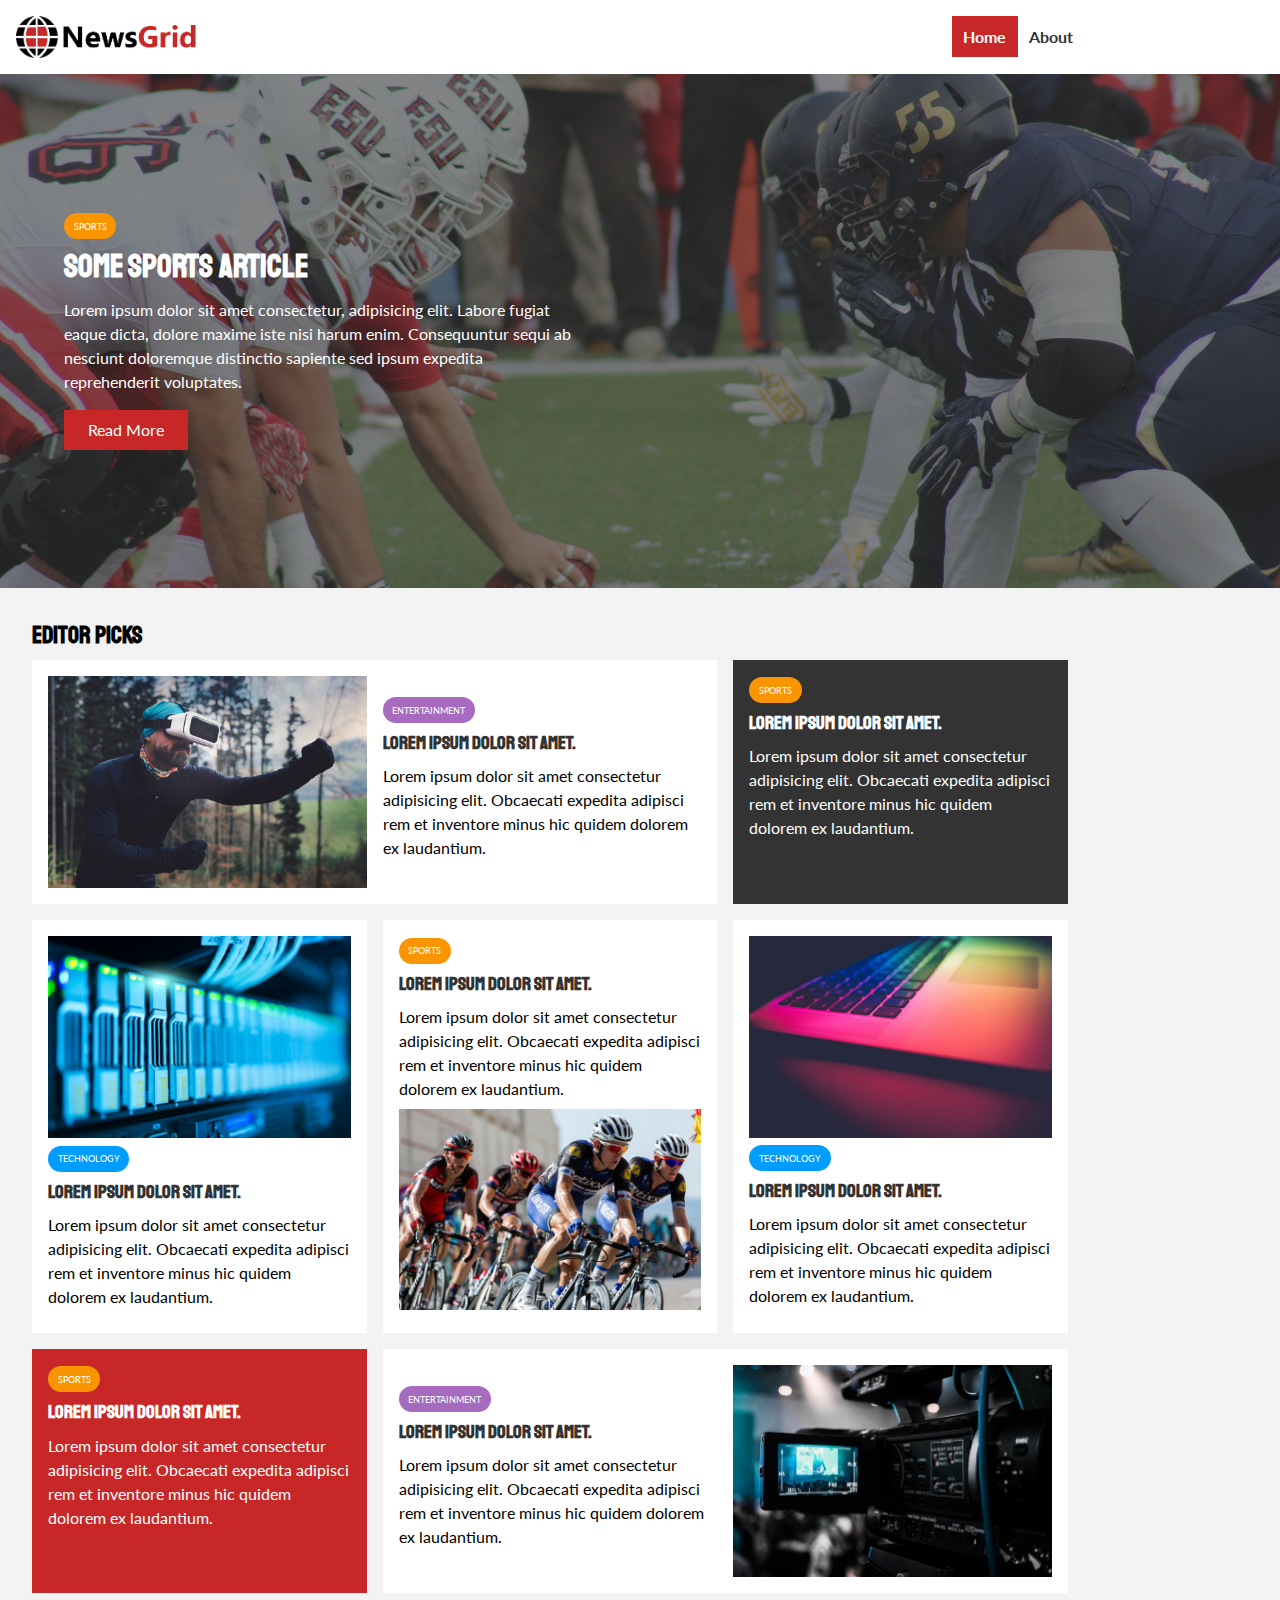
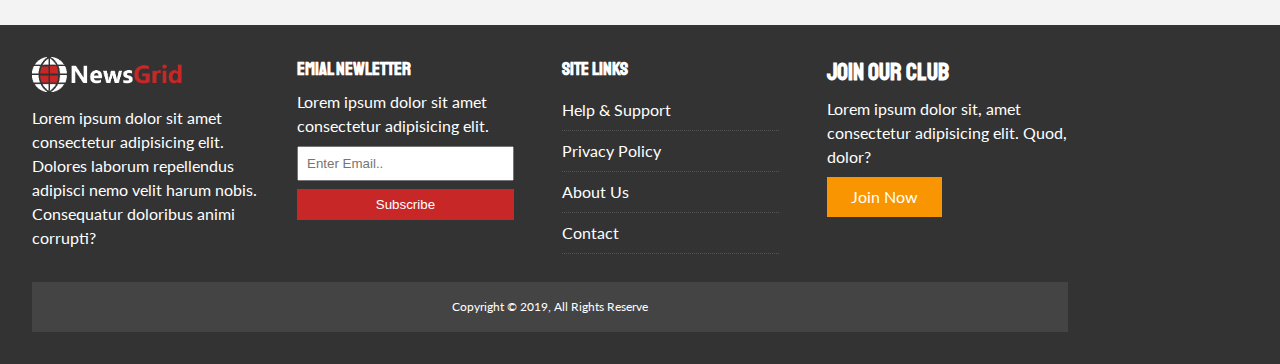
<file: index.html>
<!DOCTYPE html>
<html lang="en">

<head>
    <meta charset="UTF-8">
    <meta http-equiv="X-UA-Compatible" content="IE=edge">
    <meta name="viewport" content="width=device-width, initial-scale=1.0">
    <link rel="stylesheet" href="https://use.fontawesome.com/releases/v5.15.3/css/all.css"
        integrity="sha384-SZXxX4whJ79/gErwcOYf+zWLeJdY/qpuqC4cAa9rOGUstPomtqpuNWT9wdPEn2fk" crossorigin="anonymous">
    <link rel="stylesheet" href="css/style.css">
    <link rel="preconnect" href="https://fonts.googleapis.com">
    <link rel="preconnect" href="https://fonts.gstatic.com" crossorigin>
    <link href="https://fonts.googleapis.com/css2?family=Lato&family=Staatliches&display=swap" rel="stylesheet">
    <link rel="stylesheet" media="screen and (max-width: 768px)" href="css/mobile.css">
    <link rel="shortcut icon" type="image/x-icon" href="favicon.ico">

    <title>NewsGrid | Latest News</title>
</head>

<body>
    <nav id="main-nav">
        <div class="container">
            <img src="img/logo.png" alt="NewsGrid" class="logo">
            <div class="social">
                <a href="http:facebook.com" target="_blank"><i class="fab fa-facebook fa-2x"></i></a>
                <a href="http:twitter.com" target="_blank"><i class="fab fa-twitter fa-2x"></i></a>
                <a href="http:instagram.com" target="_blank"><i class="fab fa-instagram fa-2x"></i></a>
                <a href="http:youtube.com" target="_blank"><i class="fab fa-youtube fa-2x"></i></a>
            </div>
            <ul>
                <li><a class="current" href="index.html">Home</a></li>
                <li><a href="about.html">About</a></li>
            </ul>
        </div>
    </nav>

    <!-- Showcase -->
    <header id="showcase">
        <div class="container">
            <div class="showcase-container">
                <div class="showcase-content">
                    <div class="category category-sports">Sports</div>
                    <h1>Some Sports Article</h1>
                    <p>Lorem ipsum dolor sit amet consectetur, adipisicing elit. Labore fugiat eaque dicta, dolore
                        maxime iste nisi harum enim. Consequuntur sequi ab nesciunt doloremque distinctio sapiente sed
                        ipsum expedita reprehenderit voluptates.</p>
                    <a href="article.html" class="btn btn-primary">Read More</a>
                </div>
            </div>
        </div>
    </header>
</body>

<!-- Home Articles -->
<section id="home-articles" class="py-2">
    <div class="container">
        <h2>Editor Picks</h2>
        <div class="articles-container">
            <article class="card">
                <img src="img/articles/ent1.jpg" alt="">
                <div>
                    <div class="category category-ent">Entertainment</div>
                    <h3>
                        <a href="article.html">Lorem ipsum dolor sit amet.</a>
                    </h3>
                    <p>Lorem ipsum dolor sit amet consectetur adipisicing elit. Obcaecati expedita adipisci rem et inventore minus hic quidem dolorem ex laudantium.</p>
                </div>
            </article>
            <article class="card bg-dark">
                <div class="category category-sports">Sports</div>
                    <h3>
                        <a href="article.html">Lorem ipsum dolor sit amet.</a>
                    </h3>
                    <p>Lorem ipsum dolor sit amet consectetur adipisicing elit. Obcaecati expedita adipisci rem et inventore minus hic quidem dolorem ex laudantium.</p>
            </article>
            <article class="card">
                <img src="img/articles/tech1.jpg" alt="">
                <div class="category category-tech">Technology</div>
                    <h3>
                        <a href="article.html">Lorem ipsum dolor sit amet.</a>
                    </h3>
                    <p>Lorem ipsum dolor sit amet consectetur adipisicing elit. Obcaecati expedita adipisci rem et inventore minus hic quidem dolorem ex laudantium.</p>
            </article>
            <article class="card">
                <div class="category category-sports">Sports</div>
                    <h3>
                        <a href="article.html">Lorem ipsum dolor sit amet.</a>
                    </h3>
                    <p>Lorem ipsum dolor sit amet consectetur adipisicing elit. Obcaecati expedita adipisci rem et inventore minus hic quidem dolorem ex laudantium.</p>
                    <img src="img/articles/sports1.jpg" alt="">
            </article>
            <article class="card">
                <img src="img/articles/tech2.jpg" alt="">
                <div class="category category-tech">Technology</div>
                    <h3>
                        <a href="article.html">Lorem ipsum dolor sit amet.</a>
                    </h3>
                    <p>Lorem ipsum dolor sit amet consectetur adipisicing elit. Obcaecati expedita adipisci rem et inventore minus hic quidem dolorem ex laudantium.</p>
            </article>
            <article class="card bg-primary">
                <div class="category category-sports">Sports</div>
                    <h3>
                        <a href="article.html">Lorem ipsum dolor sit amet.</a>
                    </h3>
                    <p>Lorem ipsum dolor sit amet consectetur adipisicing elit. Obcaecati expedita adipisci rem et inventore minus hic quidem dolorem ex laudantium.</p>
            </article>
            <article class="card">
                <div>
                    <div class="category category-ent">Entertainment</div>
                    <h3>
                        <a href="article.html">Lorem ipsum dolor sit amet.</a>
                    </h3>
                    <p>Lorem ipsum dolor sit amet consectetur adipisicing elit. Obcaecati expedita adipisci rem et inventore minus hic quidem dolorem ex laudantium.</p>
                </div>
                <img src="img/articles/ent2.jpg" alt="">
            </article>
        </div>
    </div>
   
</section>

<!-- Footer -->
<footer id="main-footer" class="py-2">
    <div class="container footer-container">
        <div>
            <img src="img/logo_light.png" alt="NewsGrid">
            <p>Lorem ipsum dolor sit amet consectetur adipisicing elit. Dolores laborum repellendus adipisci nemo velit harum nobis. Consequatur doloribus animi corrupti?</p>
        </div>
        <div>
            <h3>Emial Newletter</h3>
            <p>Lorem ipsum dolor sit amet consectetur adipisicing elit.</p>
            <form name="contact" method="POST" data-netlify="true">
                <input type="email" name="email" placeholder="Enter Email..">
                <input type="submit" value="Subscribe" class="btn btn-primary">
            </form>
        </div>
        <div>
            <h3>Site Links</h3>
            <ul class="list">
                <li><a href="#">Help & Support</a></li>
                <li><a href="#">Privacy Policy</a></li>
                <li><a href="#">About Us</a></li>
                <li><a href="#">Contact</a></li>
            </ul>
        </div>
        <div>
            <h2>Join Our Club</h2>
            <p>Lorem ipsum dolor sit, amet consectetur adipisicing elit. Quod, dolor?</p>
            <a href="#" class="btn btn-secondary">Join Now</a>
        </div>
        <div>
            <p>
                Copyright &copy; 2019, All Rights Reserve
            </p>
        </div>
    </div>
</footer>
</html>
</file>
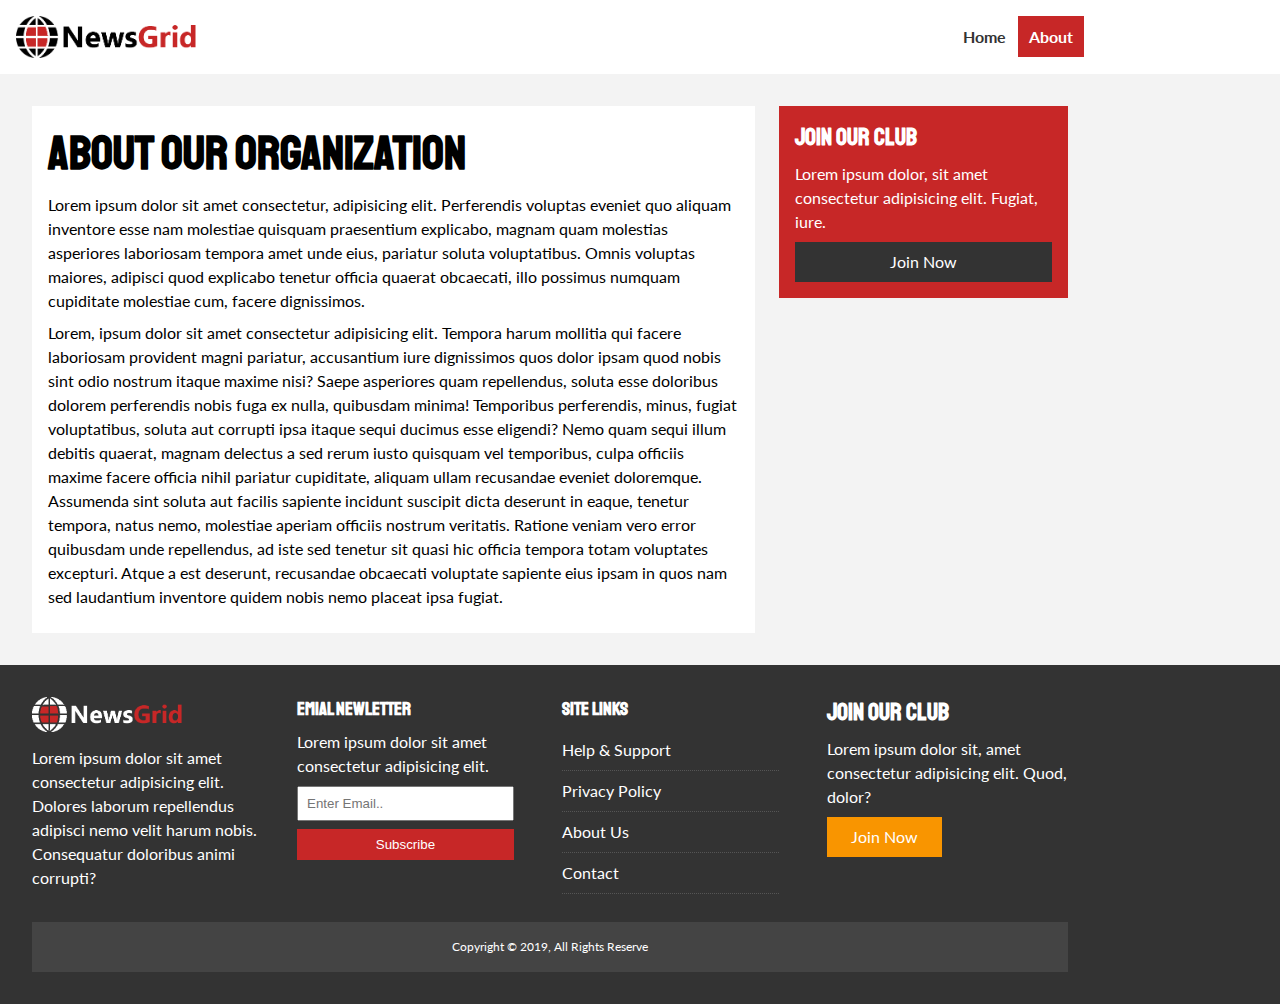
<file: about.html>
<!DOCTYPE html>
<html lang="en">

<head>
    <meta charset="UTF-8">
    <meta http-equiv="X-UA-Compatible" content="IE=edge">
    <meta name="viewport" content="width=device-width, initial-scale=1.0">
    <link rel="stylesheet" href="https://use.fontawesome.com/releases/v5.15.3/css/all.css"
        integrity="sha384-SZXxX4whJ79/gErwcOYf+zWLeJdY/qpuqC4cAa9rOGUstPomtqpuNWT9wdPEn2fk" crossorigin="anonymous">
    <link rel="stylesheet" href="css/style.css">
    <link rel="preconnect" href="https://fonts.googleapis.com">
    <link rel="preconnect" href="https://fonts.gstatic.com" crossorigin>
    <link href="https://fonts.googleapis.com/css2?family=Lato&family=Staatliches&display=swap" rel="stylesheet">
    <link rel="stylesheet" media="screen and (max-width: 768px)" href="css/mobile.css">
    <link rel="shortcut icon" type="image/x-icon" href="favicon.ico">

    <title>NewsGrid | About</title>
</head>

<body>
    <nav id="main-nav">
        <div class="container">
            <img src="img/logo.png" alt="NewsGrid" class="logo">
            <div class="social">
                <a href="http:facebook.com" target="_blank"><i class="fab fa-facebook fa-2x"></i></a>
                <a href="http:twitter.com" target="_blank"><i class="fab fa-twitter fa-2x"></i></a>
                <a href="http:instagram.com" target="_blank"><i class="fab fa-instagram fa-2x"></i></a>
                <a href="http:youtube.com" target="_blank"><i class="fab fa-youtube fa-2x"></i></a>
            </div>
            <ul>
                <li><a href="index.html">Home</a></li>
                <li><a class="current" href="about.html">About</a></li>
            </ul>
        </div>
    </nav>

<section id="about">
    <div class="container">
        <div class="page-container">
            <article class="card">
                <h1 class="l-heading">About Our Organization</h1>
                <p>Lorem ipsum dolor sit amet consectetur, adipisicing elit. Perferendis voluptas eveniet quo aliquam inventore esse nam molestiae quisquam praesentium explicabo, magnam quam molestias asperiores laboriosam tempora amet unde eius, pariatur soluta voluptatibus. Omnis voluptas maiores, adipisci quod explicabo tenetur officia quaerat obcaecati, illo possimus numquam cupiditate molestiae cum, facere dignissimos.</p>
                <p>Lorem, ipsum dolor sit amet consectetur adipisicing elit. Tempora harum mollitia qui facere laboriosam provident magni pariatur, accusantium iure dignissimos quos dolor ipsam quod nobis sint odio nostrum itaque maxime nisi? Saepe asperiores quam repellendus, soluta esse doloribus dolorem perferendis nobis fuga ex nulla, quibusdam minima! Temporibus perferendis, minus, fugiat voluptatibus, soluta aut corrupti ipsa itaque sequi ducimus esse eligendi? Nemo quam sequi illum debitis quaerat, magnam delectus a sed rerum iusto quisquam vel temporibus, culpa officiis maxime facere officia nihil pariatur cupiditate, aliquam ullam recusandae eveniet doloremque. Assumenda sint soluta aut facilis sapiente incidunt suscipit dicta deserunt in eaque, tenetur tempora, natus nemo, molestiae aperiam officiis nostrum veritatis. Ratione veniam vero error quibusdam unde repellendus, ad iste sed tenetur sit quasi hic officia tempora totam voluptates excepturi. Atque a est deserunt, recusandae obcaecati voluptate sapiente eius ipsam in quos nam sed laudantium inventore quidem nobis nemo placeat ipsa fugiat.</p>
            </article>
            <aside class="card bg-primary">
                <h2>Join Our Club</h2>
                <p>Lorem ipsum dolor, sit amet consectetur adipisicing elit. Fugiat, iure.</p>
                <a href="" class="btn btn-dark btn-block">Join Now</a>
            </aside>
        </div>
    </div>
</section>   

<!-- Fotter -->
<footer id="main-footer" class="py-2">
    <div class="container footer-container">
        <div>
            <img src="img/logo_light.png" alt="NewsGrid">
            <p>Lorem ipsum dolor sit amet consectetur adipisicing elit. Dolores laborum repellendus adipisci nemo velit harum nobis. Consequatur doloribus animi corrupti?</p>
        </div>
        <div>
            <h3>Emial Newletter</h3>
            <p>Lorem ipsum dolor sit amet consectetur adipisicing elit.</p>
            <form>
                <input type="email" placeholder="Enter Email..">
                <input type="submit" value="Subscribe" class="btn btn-primary">
            </form>
        </div>
        <div>
            <h3>Site Links</h3>
            <ul class="list">
                <li><a href="#">Help & Support</a></li>
                <li><a href="#">Privacy Policy</a></li>
                <li><a href="#">About Us</a></li>
                <li><a href="#">Contact</a></li>
            </ul>
        </div>
        <div>
            <h2>Join Our Club</h2>
            <p>Lorem ipsum dolor sit, amet consectetur adipisicing elit. Quod, dolor?</p>
            <a href="#" class="btn btn-secondary">Join Now</a>
        </div>
        <div>
            <p>
                Copyright &copy; 2019, All Rights Reserve
            </p>
        </div>
    </div>
</footer>
</html>
</file>
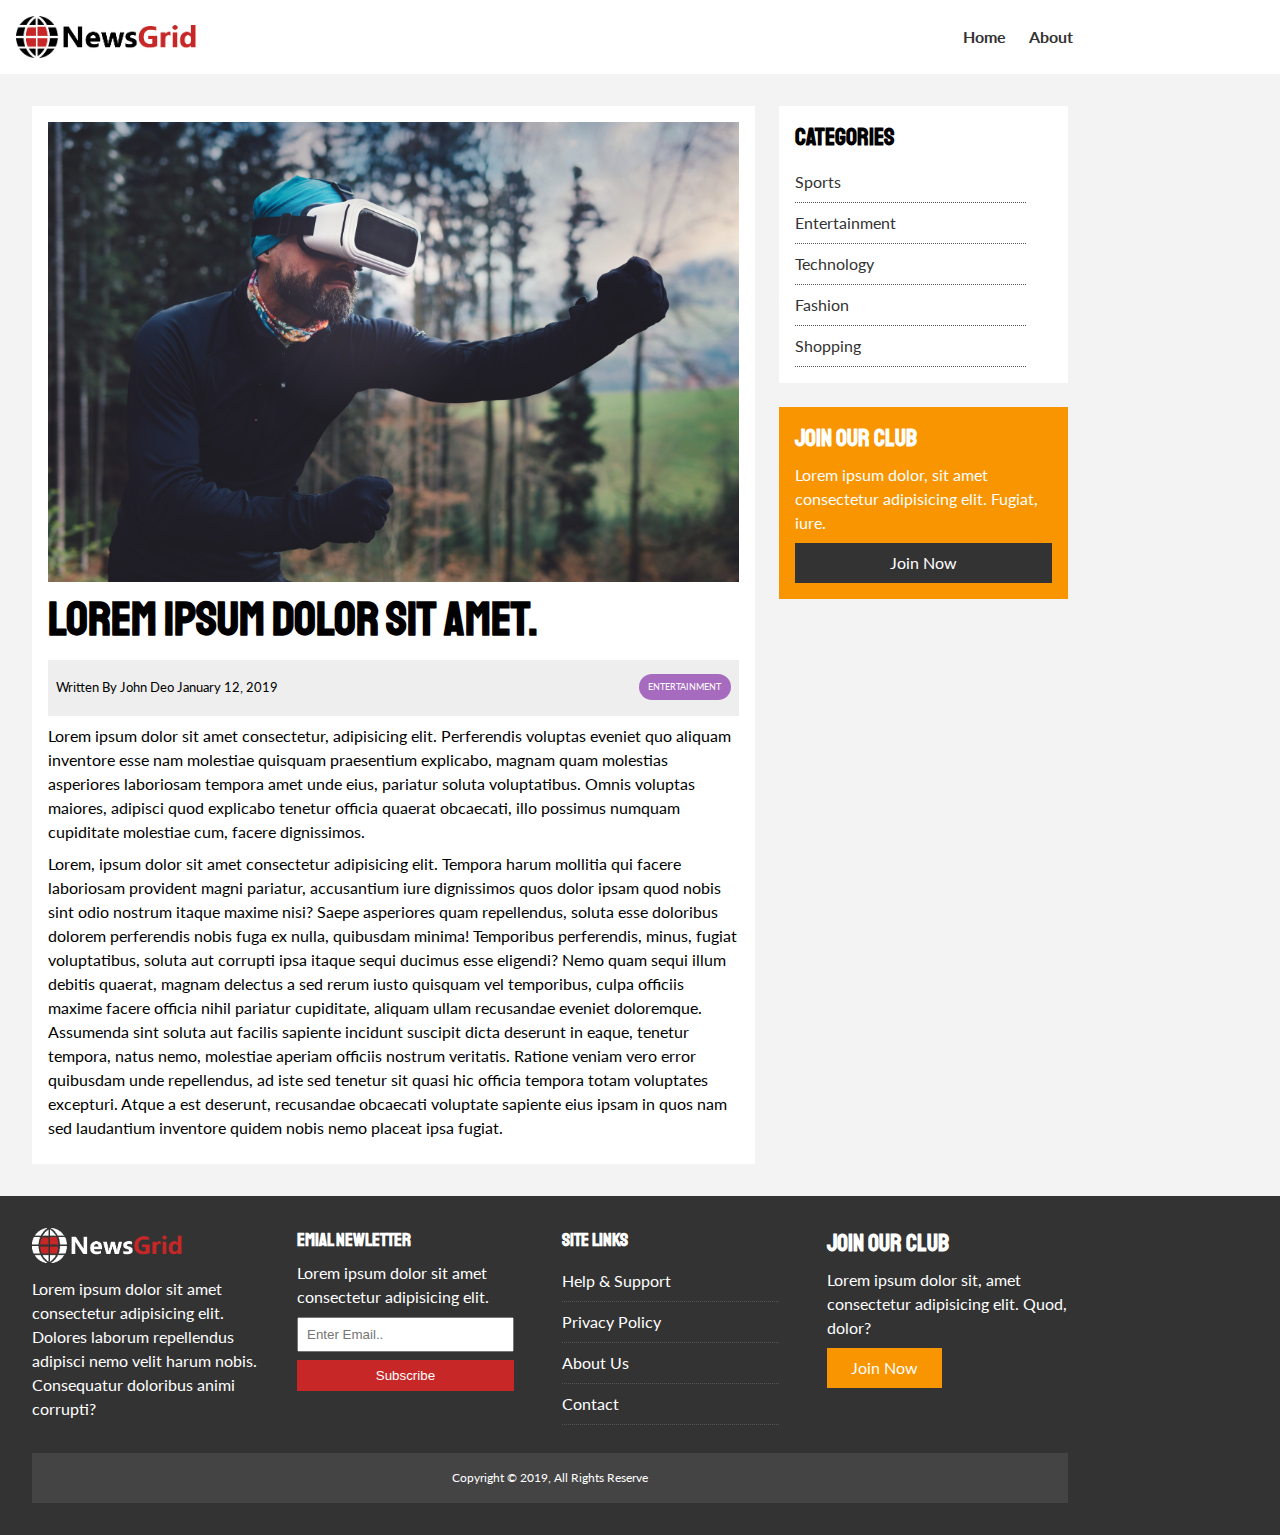
<file: article.html>
<!DOCTYPE html>
<html lang="en">

<head>
    <meta charset="UTF-8">
    <meta http-equiv="X-UA-Compatible" content="IE=edge">
    <meta name="viewport" content="width=device-width, initial-scale=1.0">
    <link rel="stylesheet" href="https://use.fontawesome.com/releases/v5.15.3/css/all.css"
        integrity="sha384-SZXxX4whJ79/gErwcOYf+zWLeJdY/qpuqC4cAa9rOGUstPomtqpuNWT9wdPEn2fk" crossorigin="anonymous">
    <link rel="stylesheet" href="css/style.css">
    <link rel="preconnect" href="https://fonts.googleapis.com">
    <link rel="preconnect" href="https://fonts.gstatic.com" crossorigin>
    <link href="https://fonts.googleapis.com/css2?family=Lato&family=Staatliches&display=swap" rel="stylesheet">
    <link rel="stylesheet" media="screen and (max-width: 768px)" href="css/mobile.css">
    <link rel="shortcut icon" type="image/x-icon" href="favicon.ico">

    <title>NewsGrid | Latest News</title>
</head>

<body>
    <nav id="main-nav">
        <div class="container">
            <img src="img/logo.png" alt="NewsGrid" class="logo">
            <div class="social">
                <a href="http:facebook.com" target="_blank"><i class="fab fa-facebook fa-2x"></i></a>
                <a href="http:twitter.com" target="_blank"><i class="fab fa-twitter fa-2x"></i></a>
                <a href="http:instagram.com" target="_blank"><i class="fab fa-instagram fa-2x"></i></a>
                <a href="http:youtube.com" target="_blank"><i class="fab fa-youtube fa-2x"></i></a>
            </div>
            <ul>
                <li><a href="index.html">Home</a></li>
                <li><a href="about.html">About</a></li>
            </ul>
        </div>
    </nav>

<section id="article">
    <div class="container">
        <div class="page-container">
            <article class="card">
                <img src="img/articles/ent1.jpg" alt="">
                <h1 class="l-heading">Lorem ipsum dolor sit amet.</h1>
                <div class="meta">
                    <small>
                        <i class="fas fa-user"></i> Written By John Deo January 12, 2019
                    </small>
                    <div class="category category-ent">Entertainment</div>
                </div>
                <p>Lorem ipsum dolor sit amet consectetur, adipisicing elit. Perferendis voluptas eveniet quo aliquam inventore esse nam molestiae quisquam praesentium explicabo, magnam quam molestias asperiores laboriosam tempora amet unde eius, pariatur soluta voluptatibus. Omnis voluptas maiores, adipisci quod explicabo tenetur officia quaerat obcaecati, illo possimus numquam cupiditate molestiae cum, facere dignissimos.</p>
                <p>Lorem, ipsum dolor sit amet consectetur adipisicing elit. Tempora harum mollitia qui facere laboriosam provident magni pariatur, accusantium iure dignissimos quos dolor ipsam quod nobis sint odio nostrum itaque maxime nisi? Saepe asperiores quam repellendus, soluta esse doloribus dolorem perferendis nobis fuga ex nulla, quibusdam minima! Temporibus perferendis, minus, fugiat voluptatibus, soluta aut corrupti ipsa itaque sequi ducimus esse eligendi? Nemo quam sequi illum debitis quaerat, magnam delectus a sed rerum iusto quisquam vel temporibus, culpa officiis maxime facere officia nihil pariatur cupiditate, aliquam ullam recusandae eveniet doloremque. Assumenda sint soluta aut facilis sapiente incidunt suscipit dicta deserunt in eaque, tenetur tempora, natus nemo, molestiae aperiam officiis nostrum veritatis. Ratione veniam vero error quibusdam unde repellendus, ad iste sed tenetur sit quasi hic officia tempora totam voluptates excepturi. Atque a est deserunt, recusandae obcaecati voluptate sapiente eius ipsam in quos nam sed laudantium inventore quidem nobis nemo placeat ipsa fugiat.</p>
            </article>

            <aside id="categories" class="card">
            <h2>Categories</h2>
            <ul class="list">
                <li><a href="#"><i class="fas fa-chevron-right"></i> Sports</a></li>
                <li><a href="#"><i class="fas fa-chevron-right"></i> Entertainment</a></li>
                <li><a href="#"><i class="fas fa-chevron-right"></i> Technology</a></li>
                <li><a href="#"><i class="fas fa-chevron-right"></i> Fashion</a></li>
                <li><a href="#"><i class="fas fa-chevron-right"></i> Shopping</a></li>
            </ul>
            </aside>
            <aside class="card bg-secondary">
                <h2>Join Our Club</h2>
                <p>Lorem ipsum dolor, sit amet consectetur adipisicing elit. Fugiat, iure.</p>
                <a href="" class="btn btn-dark btn-block">Join Now</a>
            </aside>
        </div>
    </div>
</section>   

<!-- Fotter -->
<footer id="main-footer" class="py-2">
    <div class="container footer-container">
        <div>
            <img src="img/logo_light.png" alt="NewsGrid">
            <p>Lorem ipsum dolor sit amet consectetur adipisicing elit. Dolores laborum repellendus adipisci nemo velit harum nobis. Consequatur doloribus animi corrupti?</p>
        </div>
        <div>
            <h3>Emial Newletter</h3>
            <p>Lorem ipsum dolor sit amet consectetur adipisicing elit.</p>
            <form name="contact" method="POST" data-netlify="true">
                <input type="email" name="email" placeholder="Enter Email..">
                <input type="submit" value="Subscribe" class="btn btn-primary">
            </form>
        </div>
        <div>
            <h3>Site Links</h3>
            <ul class="list">
                <li><a href="#">Help & Support</a></li>
                <li><a href="#">Privacy Policy</a></li>
                <li><a href="#">About Us</a></li>
                <li><a href="#">Contact</a></li>
            </ul>
        </div>
        <div>
            <h2>Join Our Club</h2>
            <p>Lorem ipsum dolor sit, amet consectetur adipisicing elit. Quod, dolor?</p>
            <a href="#" class="btn btn-secondary">Join Now</a>
        </div>
        <div>
            <p>
                Copyright &copy; 2019, All Rights Reserve
            </p>
        </div>
    </div>
</footer>
</html>
</file>
<file: css/style.css>
:root {
    --primary-color: #c72727;
    --secondary-color: #f99500;
    --light-color: #f3f3f3;
    --dark-color: #333;
    --max-width: 1100px;
}

.category {
    --sports-color: #f99500;
    --ent-color: #a66bbe;
    --tech-color: #009cff;
}

* {
    margin: 0;
    padding: 0;
    box-sizing: border-box;
}

body {
    font-family: 'Lato', sans-serif;
    line-height: 1.5;
    background: var(--light-color);
}

a {
    color: #333;
    text-decoration: none;
}

ul {
    list-style: none;
}

p {
    margin: .5rem 0;
}

img {
    width: 100%;
}

h1,h2,h3,h4,h5,h6{
    font-family: 'staatliches', cursive;
    margin-bottom: .55rem;
    line-height: 1.3;
}

/* Utility */
.container {
    max-width: var(--max-width);
    margin-bottom: auto;
    padding: 0 2rem;
    overflow: hidden;
}

.category {
    display: inline-block;
    color: #fff;
    font-size: 0.55rem;
    text-transform: uppercase;
    padding: 0.4rem 0.6rem;
    border-radius: 15px;
    margin-bottom: 0.5rem;
}

.category-sports {background: var(--sports-color)}
.category-ent {background: var(--ent-color)}
.category-tech {background: var(--tech-color)}

.btn {
    display: inline-block;
    border: none;
    background: var(--dark-color);
    color: #fff;
    padding: 0.5rem 1.5rem;
}

.btn-light { background: var(--light-color) }
.btn-primary { background: var(--primary-color) }
.btn-secondary { background: var(--secondary-color) }

.btn-block {
    display: block;
    width: 100%;
    text-align: center;
}

.btn:hover {
    opacity: 0.9;
}

.card {
    background: #fff;
    padding: 1rem;
}

.bg-dark {
    background: var(--dark-color);
    color:#fff;
}

.bg-primary {
    background: var(--primary-color);
    color:#fff;
}

.bg-secondary {
    background: var(--secondary-color);
    color:#fff;
}

.bg-dark h1,
.bg-dark h2,
.bg-dark h3,
.bg-dark a,
.bg-primary h1,
.bg-primary h2,
.bg-primary h3,
.bg-primary a,
.bg-secondary h1,
.bg-secondary h2,
.bg-secondary h3,
.bg-secondary a {
    color: #fff;
}

.py-1 { padding: 1.5rem 0}
.py-2 { padding: 2rem 0}
.py-3 { padding: 3rem 0}
.p-1 { padding: 1.5rem }
.p-2 { padding: 2rem }
.p-3 { padding: 3rem }

.l-heading {
    font-size: 3rem;
}

.list li {
    padding: .5rem 0;
    border-bottom: #555 dotted 1px;
    width: 90%;
}

.list li a:hover {
    color: var(--primary-color)!important;
}

/* Navigation */
#main-nav {
    background: #fff;
    position: sticky;
    top: 0;
    z-index: 2;
}

#main-nav .container {
    display: grid;
    grid-template-columns: 6fr 3fr 2fr;
    padding: 1rem;
    align-items: center;
}

#main-nav .logo {
    width: 180px;
}

#main-nav ul {
    justify-self: end;
    display: flex;
}

#main-nav ul li a {
    padding: 0.7rem;
    font-weight: bold;
}

#main-nav ul li a.current {
    background: var(--primary-color);
    color: #fff;
}

#main-nav ul li a:hover {
    background: var(--light-color);
    color: var(--dark-color);
}

/* Inner pager grid container */
.page-container {
    display: grid;
    grid-template-columns: 5fr 2fr;
    margin: 2rem 0;
    grid-gap: 1.5rem;
}

.page-container > *:first-child {
    grid-row: 1 / span 3;
}

#main-nav .social {
    justify-self: center;
}

#main-nav .social i {
    color: #777;
    margin-right: .5rem;
}

/* Showcase */
#showcase {
    color: #fff;
    background: #333;
    padding: 2rem;
    position: relative;
}

#showcase:before {
    content: '';
    background: url('../img/featured.jpg') no-repeat center center/cover;
    position: absolute;
    top: 0;
    left: 0;
    width: 100%;
    height: 100%;
    opacity: 0.4;
}

#showcase .showcase-container {
    display: grid;
    grid-template-columns: repeat(2, 1fr);
    justify-content: center;
    align-items: center;
    height: 50vh;
}

#showcase .showcase-content {
    z-index: 1;
}

#showcase .showcase-content p {
    margin-bottom: 1rem;
}

/* Home Articles */
#home-articles .articles-container {
    display: grid;
    grid-template-columns: repeat(3, 1fr);
    grid-gap: 1rem;
}

#home-articles .articles-container > *:first-child,
#home-articles .articles-container > *:last-child {
    display: grid;
    grid-template-columns: repeat(2, 1fr);
    grid-gap: 1rem;
    align-items: center;
    grid-column: 1 / span 2;
}

#home-articles .articles-container > *:last-child {
    grid-column: 2 / span 2;
}

#article .meta {
    display: flex;
    justify-content: space-between;
    align-items: center;
    background: #eee;
    padding: 0.5rem;
}

#article .meta .category {
    margin-top: 0.4rem
}

/* Footer */
#main-footer {
    background: var(--dark-color);
    color: #fff;
}

#main-footer img {
    width: 150px;
}

#main-footer a {
    color: #fff;
}

#main-footer .footer-container {
    display: grid;
    grid-template-columns: repeat(4, 1fr);
    grid-gap: 1.5rem;
}

#main-footer .footer-container > *:last-child {
    background: #444;
    grid-column: 1 / span 4;
    padding: 0.5rem;
    text-align: center;
    font-size: 0.75rem;
}

#main-footer .footer-container input[type='email'] {
    width: 90%;
    padding: 0.5rem;
    margin-bottom: 0.5rem;
}

#main-footer .footer-container input[type='submit'] {
    width: 90%;
}
</file>
<file: css/mobile.css>
/* Navigation */
#main-nav .social {
    display: none;
}

#main-nav .container {
    grid-template-columns: 1fr;
    grid-gap: 1.2rem;
}

#main-nav ul,
#main-nav .logo {
    justify-self: center;
}

#main-nav ul li a {
    padding: 0.5rem;
}

#home-articles .articles-container {
    grid-template-columns: repeat(2, 1fr);
}

#home-articles .articles-container >
*:first-child,
#home-articles .articles-container >
*:last-child {
    grid-template-columns: 1fr;
    grid-column: 1;
}

@media(max-width: 600px) {
    /* Stack Grid Items */
    #showcase .showcase-container,
    #home-articles .articles-container,
    #main-footer .footer-container {
        grid-template-columns: 1fr;
    }

    #main-footer .footer-container >
    *:last-child {
        grid-column: 1;
    }

    #main-footer .footer-container > *:first-child,
    #main-footer .footer-container > *:nth-child(2) {
    border-bottom: #444 dotted 1px;
    padding-bottom: 1rem;
}

    .page-container {
    grid-template-columns: 1fr;
    text-align: center;
    }

    .page-container> *:first-child {
        grid-row: 1;
    }

    .l-heading {
        font-size: 2rem;
    }
}
</file>
